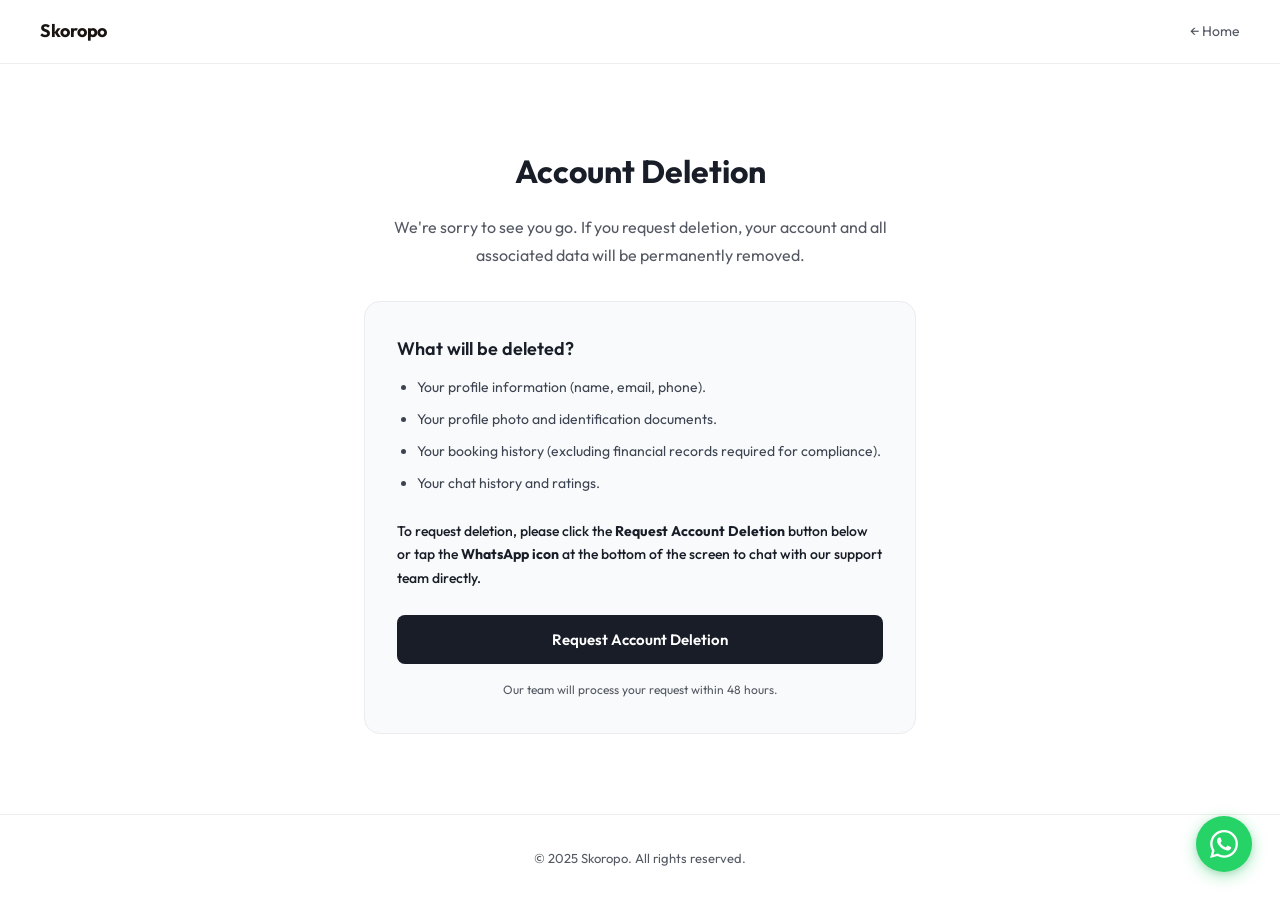
<file: delete-account.html>
<!DOCTYPE html>
<html lang="en">

<head>
    <meta charset="UTF-8">
    <meta name="viewport" content="width=device-width, initial-scale=1.0">
    <title>Delete Account — Skoropo</title>
    <meta name="description" content="Request the deletion of your Skoropo account and all associated personal data.">
    <link rel="preconnect" href="https://fonts.googleapis.com">
    <link rel="preconnect" href="https://fonts.gstatic.com" crossorigin>
    <link href="https://fonts.googleapis.com/css2?family=Inter:wght@400;500;600;700&display=swap" rel="stylesheet">
    <link rel="stylesheet" href="css/skoropo.css">
    <style>
        * {
            margin: 0;
            padding: 0;
            box-sizing: border-box;
        }

        body {
            font-family: 'Inter', sans-serif;
            background: #fff;
            color: #181D27;
            line-height: 1.7;
            display: flex;
            flex-direction: column;
            min-height: 100vh;
        }

        /* ── Nav ── */
        .da-nav {
            background: #fff;
            border-bottom: 1px solid #eee;
            padding: 0 40px;
            height: 64px;
            display: flex;
            align-items: center;
            justify-content: space-between;
        }

        .da-nav__logo {
            font-size: 18px;
            font-weight: 700;
            color: #1a1410;
            text-decoration: none;
            letter-spacing: -0.3px;
        }

        .da-nav__back {
            font-size: 14px;
            color: #535862;
            text-decoration: none;
        }

        /* ── Content ── */
        .da-wrap {
            max-width: 600px;
            margin: 80px auto;
            padding: 0 24px;
            text-align: center;
            flex: 1;
        }

        .da-wrap h1 {
            font-size: 32px;
            font-weight: 700;
            margin-bottom: 16px;
            color: #181D27;
        }

        .da-wrap p {
            font-size: 16px;
            color: #535862;
            margin-bottom: 32px;
        }

        .da-card {
            background: #f9fafb;
            border: 1px solid #eaecf0;
            border-radius: 16px;
            padding: 32px;
            text-align: left;
        }

        .da-card h2 {
            font-size: 18px;
            font-weight: 600;
            margin-bottom: 12px;
        }

        .da-card ul {
            padding-left: 20px;
            margin-bottom: 24px;
        }

        .da-card ul li {
            font-size: 14px;
            color: #3d4451;
            margin-bottom: 8px;
        }

        .da-btn {
            display: inline-block;
            background: #181D27;
            color: #fff;
            padding: 12px 24px;
            border-radius: 8px;
            text-decoration: none;
            font-weight: 600;
            font-size: 15px;
            transition: background 0.2s;
            width: 100%;
            text-align: center;
        }

        .da-btn:hover {
            background: #000;
        }

        .da-footer {
            text-align: center;
            padding: 32px 24px;
            font-size: 13px;
            color: #535862;
            border-top: 1px solid #eee;
        }

        @media (max-width: 600px) {
            .da-nav { padding: 0 20px; }
            .da-wrap { margin: 40px auto; }
        }
    </style>
</head>

<body>
    <nav class="da-nav">
        <a href="index.html" class="da-nav__logo">Skoropo</a>
        <a href="index.html" class="da-nav__back">← Home</a>
    </nav>

    <main class="da-wrap">
        <h1>Account Deletion</h1>
        <p>We're sorry to see you go. If you request deletion, your account and all associated data will be permanently removed.</p>

        <div class="da-card">
            <h2>What will be deleted?</h2>
            <ul>
                <li>Your profile information (name, email, phone).</li>
                <li>Your profile photo and identification documents.</li>
                <li>Your booking history (excluding financial records required for compliance).</li>
                <li>Your chat history and ratings.</li>
            </ul>

            <p style="font-size: 14px; margin-bottom: 24px; color: #181D27; font-weight: 500;">
                To request deletion, please click the <strong>Request Account Deletion</strong> button below or tap the <strong>WhatsApp icon</strong> at the bottom of the screen to chat with our support team directly.
            </p>

            <a href="mailto:support@skoropo.app?subject=Account Deletion Request&body=I would like to request the deletion of my Skoropo account and all associated data.%0D%0A%0D%0AMy registered email: [Your Email Here]%0D%0AMy registered phone: [Your Phone Here]" class="da-btn">
                Request Account Deletion
            </a>
            <p style="font-size: 12px; margin-top: 16px; margin-bottom: 0; text-align: center;">
                Our team will process your request within 48 hours.
            </p>
        </div>
    </main>

    <footer class="da-footer">
        &copy; 2025 Skoropo. All rights reserved.
    </footer>

    <!-- ── WhatsApp floating button ── -->
    <a class="sk-wa-btn" href="https://wa.me/27752237306" target="_blank" rel="noopener" aria-label="Chat with us on WhatsApp">
        <svg xmlns="http://www.w3.org/2000/svg" viewBox="0 0 24 24" width="28" height="28" fill="#fff"><path d="M17.472 14.382c-.297-.149-1.758-.867-2.03-.967-.273-.099-.471-.148-.67.15-.197.297-.767.966-.94 1.164-.173.199-.347.223-.644.075-.297-.15-1.255-.463-2.39-1.475-.883-.788-1.48-1.761-1.653-2.059-.173-.297-.018-.458.13-.606.134-.133.298-.347.446-.52.149-.174.198-.298.298-.497.099-.198.05-.371-.025-.52-.075-.149-.669-1.612-.916-2.207-.242-.579-.487-.5-.669-.51-.173-.008-.371-.01-.57-.01-.198 0-.52.074-.792.372-.272.297-1.04 1.016-1.04 2.479 0 1.462 1.065 2.875 1.213 3.074.149.198 2.096 3.2 5.077 4.487.709.306 1.262.489 1.694.625.712.227 1.36.195 1.871.118.571-.085 1.758-.719 2.006-1.413.248-.694.248-1.289.173-1.413-.074-.124-.272-.198-.57-.347m-5.421 7.403h-.004a9.87 9.87 0 0 1-5.031-1.378l-.361-.214-3.741.982.998-3.648-.235-.374a9.86 9.86 0 0 1-1.51-5.26c.001-5.45 4.436-9.884 9.888-9.884 2.64 0 5.122 1.03 6.988 2.898a9.825 9.825 0 0 1 2.893 6.994c-.003 5.45-4.437 9.884-9.885 9.884m8.413-18.297A11.815 11.815 0 0 0 12.05 0C5.495 0 .16 5.335.157 11.892c0 2.096.547 4.142 1.588 5.945L.057 24l6.305-1.654a11.882 11.882 0 0 0 5.683 1.448h.005c6.554 0 11.89-5.335 11.893-11.893a11.821 11.821 0 0 0-3.48-8.413z"/></svg>
    </a>
</body>

</html>
</file>
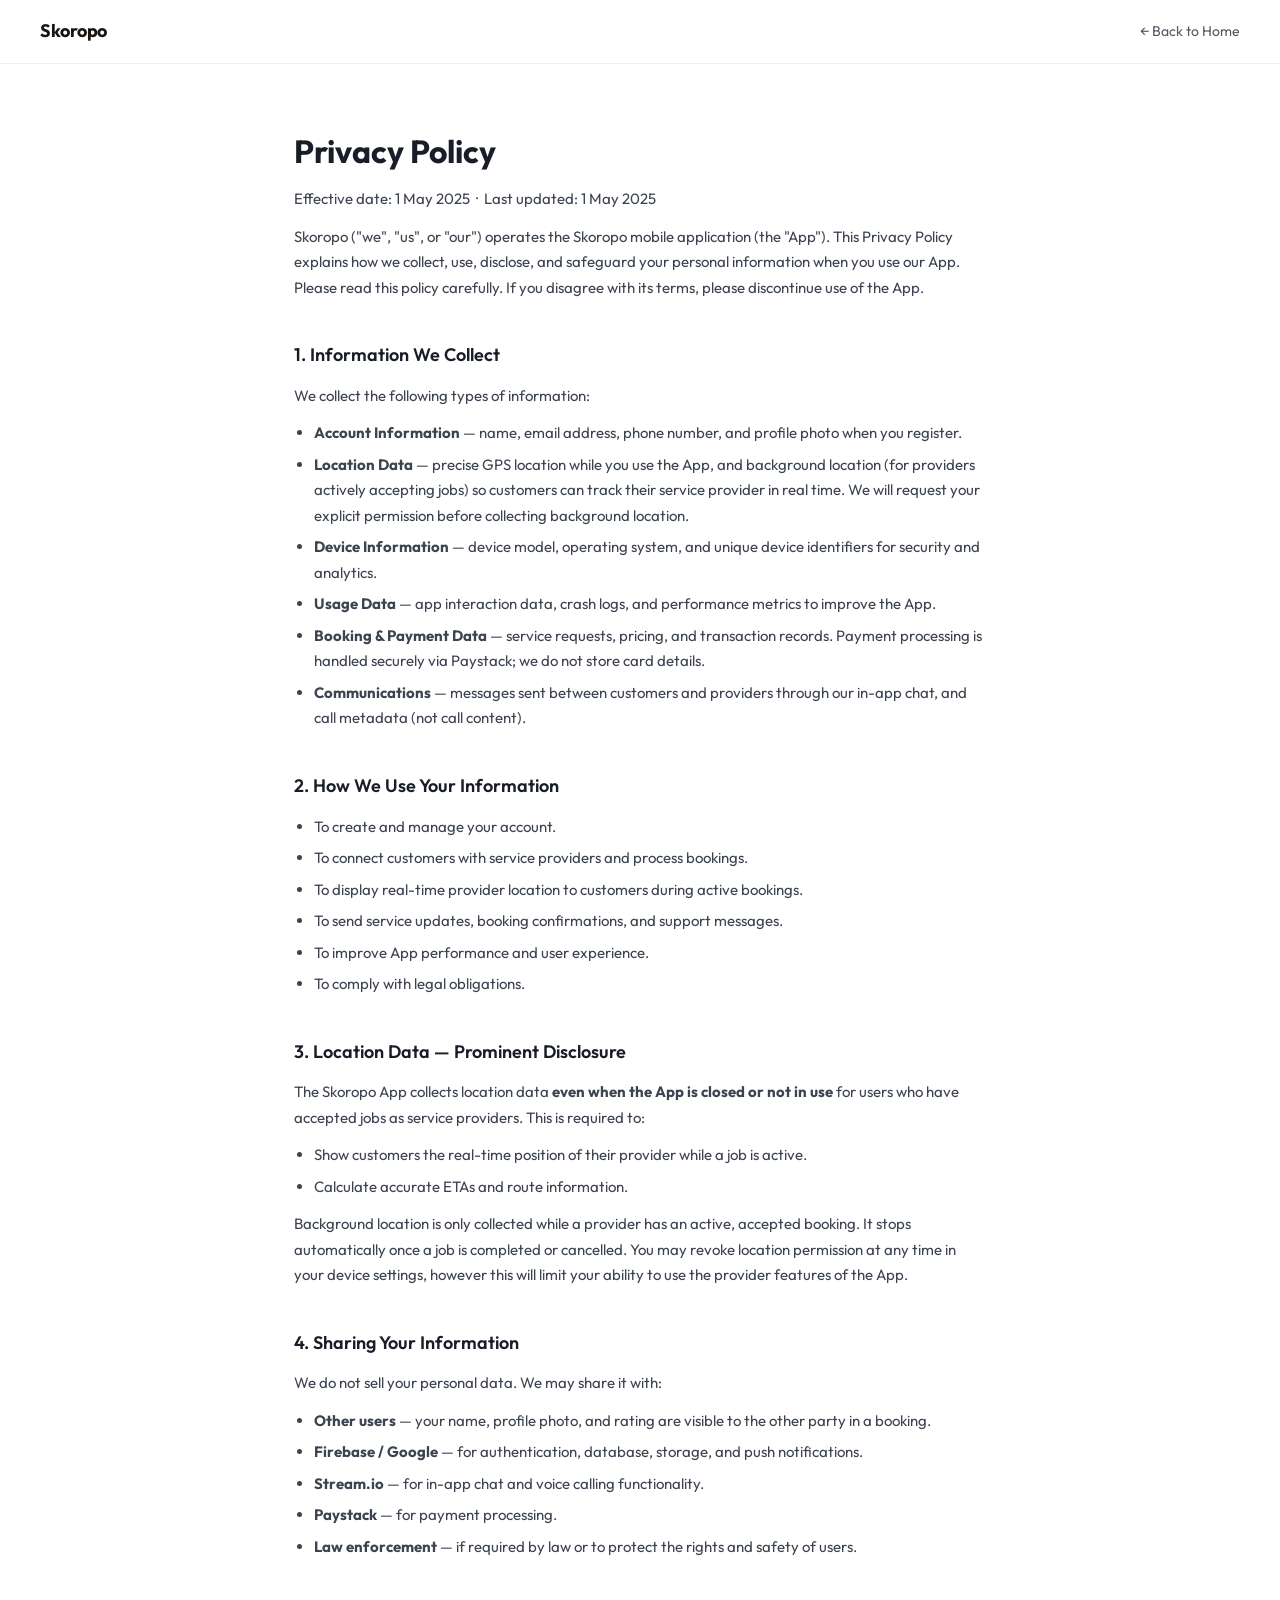
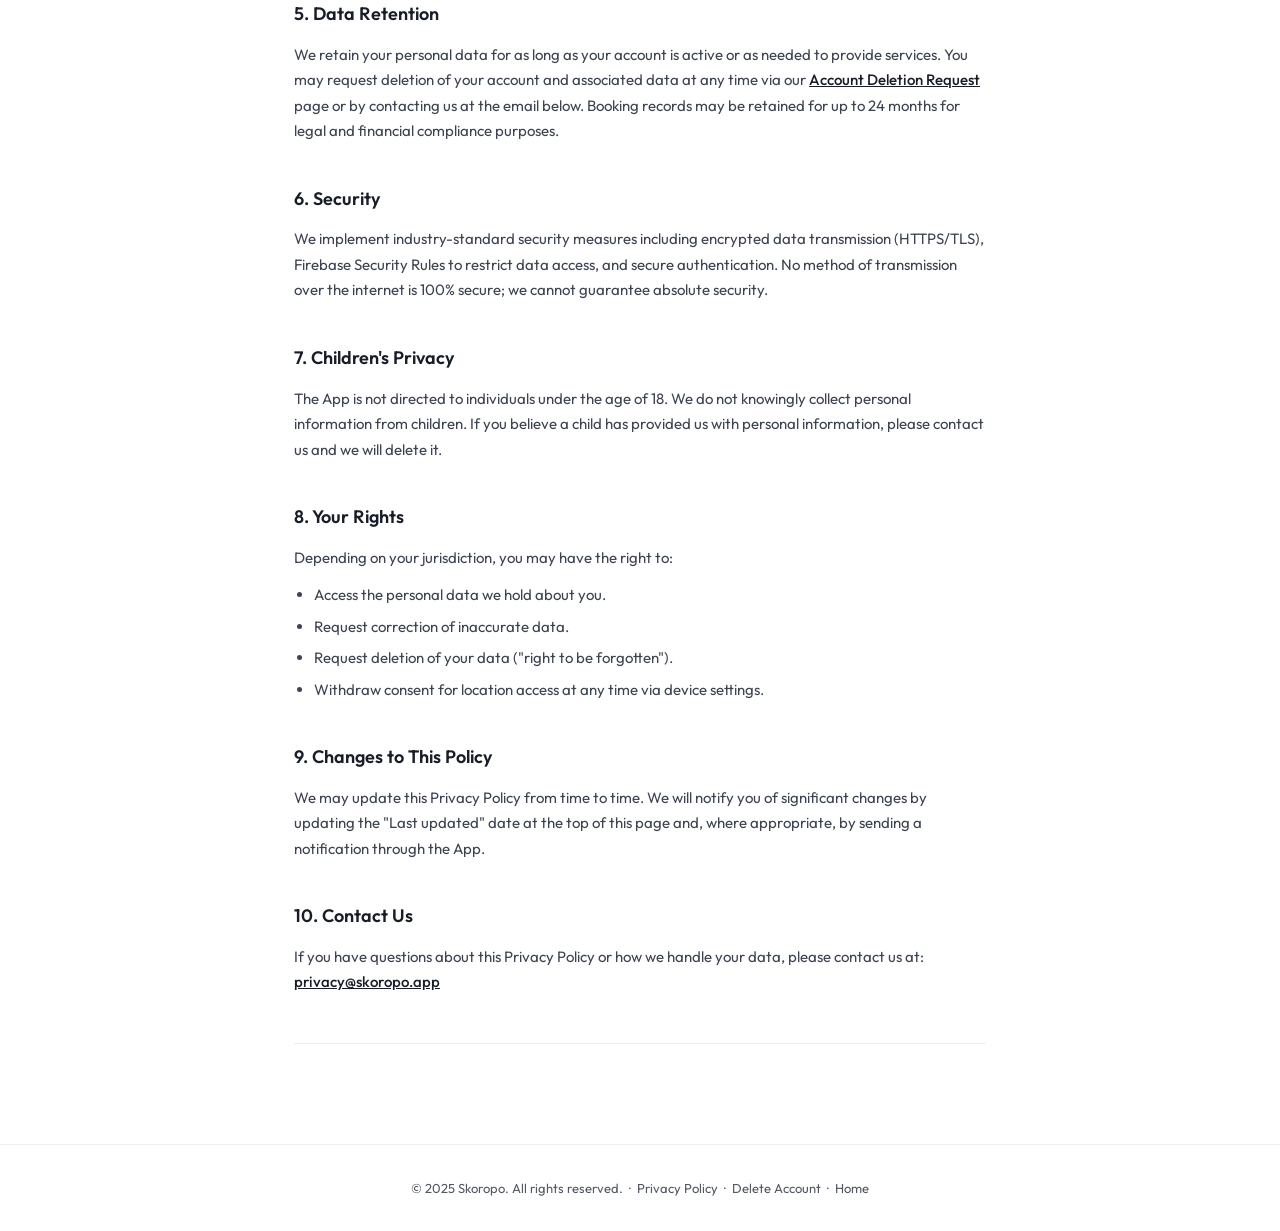
<file: privacy.html>
<!DOCTYPE html>
<html lang="en">

<head>
    <meta charset="UTF-8">
    <meta name="viewport" content="width=device-width, initial-scale=1.0">
    <title>Privacy Policy — Skoropo</title>
    <meta name="description" content="Skoropo Privacy Policy — how we collect, use, and protect your personal information.">
    <link rel="preconnect" href="https://fonts.googleapis.com">
    <link rel="preconnect" href="https://fonts.gstatic.com" crossorigin>
    <link href="https://fonts.googleapis.com/css2?family=Inter:wght@400;500;600;700&display=swap" rel="stylesheet">
    <link rel="stylesheet" href="css/skoropo.css">
    <style>
        * {
            margin: 0;
            padding: 0;
            box-sizing: border-box;
        }

        body {
            font-family: 'Inter', sans-serif;
            background: #fff;
            color: #181D27;
            line-height: 1.7;
        }

        /* ── Nav ── */
        .pp-nav {
            position: sticky;
            top: 0;
            z-index: 100;
            background: #fff;
            border-bottom: 1px solid #eee;
            padding: 0 40px;
            height: 64px;
            display: flex;
            align-items: center;
            justify-content: space-between;
        }

        .pp-nav__logo {
            font-size: 18px;
            font-weight: 700;
            color: #1a1410;
            text-decoration: none;
            letter-spacing: -0.3px;
        }

        .pp-nav__back {
            font-size: 14px;
            color: #535862;
            text-decoration: none;
            display: flex;
            align-items: center;
            gap: 6px;
            transition: color 0.2s;
        }

        .pp-nav__back:hover {
            color: #181D27;
        }

        /* ── Content ── */
        .pp-wrap {
            max-width: 740px;
            margin: 0 auto;
            padding: 60px 24px 100px;
        }

        .pp-wrap h1 {
            font-size: 32px;
            font-weight: 700;
            margin-bottom: 8px;
            color: #181D27;
        }

        .pp-meta {
            font-size: 14px;
            color: #535862;
            margin-bottom: 48px;
        }

        .pp-wrap h2 {
            font-size: 18px;
            font-weight: 600;
            margin: 40px 0 12px;
            color: #181D27;
        }

        .pp-wrap p,
        .pp-wrap li {
            font-size: 15px;
            color: #3d4451;
            margin-bottom: 12px;
        }

        .pp-wrap ul {
            padding-left: 20px;
            margin-bottom: 12px;
        }

        .pp-wrap ul li {
            margin-bottom: 6px;
        }

        .pp-wrap a {
            color: #181D27;
            font-weight: 500;
            text-decoration: underline;
        }

        .pp-divider {
            border: none;
            border-top: 1px solid #eee;
            margin: 48px 0 0;
        }

        /* ── Footer ── */
        .pp-footer {
            text-align: center;
            padding: 32px 24px;
            font-size: 13px;
            color: #535862;
            border-top: 1px solid #eee;
        }

        .pp-footer a {
            color: #535862;
            text-decoration: none;
        }

        .pp-footer a:hover {
            text-decoration: underline;
        }

        @media (max-width: 600px) {
            .pp-nav {
                padding: 0 20px;
            }

            .pp-wrap h1 {
                font-size: 26px;
            }
        }
    </style>
</head>

<body>

    <!-- Nav -->
    <nav class="pp-nav">
        <a href="index.html" class="pp-nav__logo">Skoropo</a>
        <a href="index.html" class="pp-nav__back">
            ← Back to Home
        </a>
    </nav>

    <!-- Content -->
    <main class="pp-wrap">
        <h1>Privacy Policy</h1>
        <p class="pp-meta">Effective date: 1 May 2025 &nbsp;·&nbsp; Last updated: 1 May 2025</p>

        <p>
            Skoropo ("we", "us", or "our") operates the Skoropo mobile application (the "App"). This Privacy Policy explains how we collect, use, disclose, and safeguard your personal information when you use our App. Please read this policy carefully. If you disagree with its terms, please discontinue use of the App.
        </p>

        <h2>1. Information We Collect</h2>
        <p>We collect the following types of information:</p>
        <ul>
            <li><strong>Account Information</strong> — name, email address, phone number, and profile photo when you register.</li>
            <li><strong>Location Data</strong> — precise GPS location while you use the App, and background location (for providers actively accepting jobs) so customers can track their service provider in real time. We will request your explicit permission before collecting background location.</li>
            <li><strong>Device Information</strong> — device model, operating system, and unique device identifiers for security and analytics.</li>
            <li><strong>Usage Data</strong> — app interaction data, crash logs, and performance metrics to improve the App.</li>
            <li><strong>Booking & Payment Data</strong> — service requests, pricing, and transaction records. Payment processing is handled securely via Paystack; we do not store card details.</li>
            <li><strong>Communications</strong> — messages sent between customers and providers through our in-app chat, and call metadata (not call content).</li>
        </ul>

        <h2>2. How We Use Your Information</h2>
        <ul>
            <li>To create and manage your account.</li>
            <li>To connect customers with service providers and process bookings.</li>
            <li>To display real-time provider location to customers during active bookings.</li>
            <li>To send service updates, booking confirmations, and support messages.</li>
            <li>To improve App performance and user experience.</li>
            <li>To comply with legal obligations.</li>
        </ul>

        <h2>3. Location Data — Prominent Disclosure</h2>
        <p>
            The Skoropo App collects location data <strong>even when the App is closed or not in use</strong> for users who have accepted jobs as service providers. This is required to:
        </p>
        <ul>
            <li>Show customers the real-time position of their provider while a job is active.</li>
            <li>Calculate accurate ETAs and route information.</li>
        </ul>
        <p>
            Background location is only collected while a provider has an active, accepted booking. It stops automatically once a job is completed or cancelled. You may revoke location permission at any time in your device settings, however this will limit your ability to use the provider features of the App.
        </p>

        <h2>4. Sharing Your Information</h2>
        <p>We do not sell your personal data. We may share it with:</p>
        <ul>
            <li><strong>Other users</strong> — your name, profile photo, and rating are visible to the other party in a booking.</li>
            <li><strong>Firebase / Google</strong> — for authentication, database, storage, and push notifications.</li>
            <li><strong>Stream.io</strong> — for in-app chat and voice calling functionality.</li>
            <li><strong>Paystack</strong> — for payment processing.</li>
            <li><strong>Law enforcement</strong> — if required by law or to protect the rights and safety of users.</li>
        </ul>

        <h2>5. Data Retention</h2>
        <p>
            We retain your personal data for as long as your account is active or as needed to provide services. You may request deletion of your account and associated data at any time via our <a href="delete-account.html">Account Deletion Request</a> page or by contacting us at the email below. Booking records may be retained for up to 24 months for legal and financial compliance purposes.
        </p>

        <h2>6. Security</h2>
        <p>
            We implement industry-standard security measures including encrypted data transmission (HTTPS/TLS), Firebase Security Rules to restrict data access, and secure authentication. No method of transmission over the internet is 100% secure; we cannot guarantee absolute security.
        </p>

        <h2>7. Children's Privacy</h2>
        <p>
            The App is not directed to individuals under the age of 18. We do not knowingly collect personal information from children. If you believe a child has provided us with personal information, please contact us and we will delete it.
        </p>

        <h2>8. Your Rights</h2>
        <p>Depending on your jurisdiction, you may have the right to:</p>
        <ul>
            <li>Access the personal data we hold about you.</li>
            <li>Request correction of inaccurate data.</li>
            <li>Request deletion of your data ("right to be forgotten").</li>
            <li>Withdraw consent for location access at any time via device settings.</li>
        </ul>

        <h2>9. Changes to This Policy</h2>
        <p>
            We may update this Privacy Policy from time to time. We will notify you of significant changes by updating the "Last updated" date at the top of this page and, where appropriate, by sending a notification through the App.
        </p>

        <h2>10. Contact Us</h2>
        <p>
            If you have questions about this Privacy Policy or how we handle your data, please contact us at:<br>
            <a href="mailto:privacy@skoropo.app">privacy@skoropo.app</a>
        </p>

        <hr class="pp-divider">
    </main>

    <footer class="pp-footer">
        &copy; 2025 Skoropo. All rights reserved. &nbsp;·&nbsp;
        <a href="privacy.html">Privacy Policy</a> &nbsp;·&nbsp;
        <a href="delete-account.html">Delete Account</a> &nbsp;·&nbsp;
        <a href="index.html">Home</a>
    </footer>

</body>

</html>
</file>
<file: css/skoropo.css>
/* ============================================================
   Skoropo — custom styles
   All Skoropo overrides live here. Never edit template files.
   ============================================================ */

@import url('https://fonts.googleapis.com/css2?family=Outfit:wght@300;400;500;600;700;800&display=swap');

/* ── Design tokens ── */
:root {
  --sk-orange:      #ff6b35;
  --sk-orange-deep: #e63e00;
  --sk-ink:         #1a1410;
  --sk-ink-mid:     #3d3530;
  --sk-ink-light:   #6b5f58;
  --sk-shadow-sm:   0 2px 8px rgba(230,62,0,.08), 0 1px 2px rgba(0,0,0,.04);
  --sk-shadow-md:   0 4px 20px rgba(230,62,0,.10), 0 2px 6px rgba(0,0,0,.06);
  --sk-transition:  220ms cubic-bezier(.4,0,.2,1);
}

/* ── Font ── */
* {
  font-family: 'Outfit', system-ui, -apple-system, sans-serif !important;
}

/* ── Button hover lift ── */
.elementor-button {
  transition: transform var(--sk-transition), box-shadow var(--sk-transition) !important;
}
.elementor-button:hover {
  transform: translateY(-2px) !important;
  box-shadow: var(--sk-shadow-md) !important;
}

/* ── Order feed card ── */
.sk-feed {
  background: #fff;
  border-radius: 22px;
  max-width: 330px;
  margin: 0 auto;
  box-shadow: 0 2px 4px rgba(0,0,0,.04), 0 8px 20px rgba(0,0,0,.07), 0 28px 60px rgba(0,0,0,.10);
  border: 1px solid rgba(0,0,0,.06);
  overflow: hidden;
  font-family: 'Outfit', system-ui, sans-serif !important;
}

.sk-feed__accent {
  height: 3px;
  background: linear-gradient(90deg, #e63e00, #ff6b35, #ff9500, #ffb347);
}

.sk-feed__inner {
  padding: 18px 18px 14px;
}

.sk-feed__provider {
  display: flex;
  align-items: center;
  gap: 10px;
  margin-bottom: 16px;
  padding-bottom: 14px;
  border-bottom: 1px solid rgba(0,0,0,.06);
}

.sk-feed__avatar {
  width: 38px;
  height: 38px;
  border-radius: 50%;
  background: linear-gradient(135deg, #ff6b35, #ff9500);
  display: flex;
  align-items: center;
  justify-content: center;
  font-weight: 700;
  font-size: 14px;
  color: #fff;
  flex-shrink: 0;
}

.sk-feed__name {
  font-weight: 600;
  font-size: 13px;
  color: #1a1410;
}

.sk-feed__meta {
  font-size: 11px;
  color: #6b5f58;
  display: flex;
  align-items: center;
  gap: 4px;
}

.sk-feed__meta i { font-size: 12px; color: var(--sk-orange); }

.sk-feed__eta {
  font-size: 11px;
  font-weight: 600;
  color: var(--sk-orange);
  background: #fff4f0;
  border-radius: 20px;
  padding: 3px 9px;
  white-space: nowrap;
  margin-left: auto;
}

.sk-feed__step {
  display: flex;
  align-items: center;
  gap: 12px;
  padding: 9px 0;
}

.sk-feed__step--pending {
  opacity: .45;
}

.sk-feed__icon {
  width: 34px;
  height: 34px;
  border-radius: 10px;
  display: flex;
  align-items: center;
  justify-content: center;
  flex-shrink: 0;
}

.sk-feed__icon--done {
  background: #d1fae5;
  color: #059669;
}

.sk-feed__icon--active {
  background: linear-gradient(135deg, #ff6b35, #ff9500);
  color: #fff;
  animation: sk-glow 2s ease-in-out infinite;
}

.sk-feed__icon--pending {
  background: #f3f4f6;
  color: #9ca3af;
}

.sk-feed__icon i { font-size: 18px; }

.sk-feed__label {
  font-size: 13px;
  font-weight: 600;
  color: #1a1410;
}

.sk-feed__sub {
  font-size: 11px;
  color: #6b5f58;
}

.sk-feed__sub--active {
  color: var(--sk-orange);
  font-weight: 500;
}

.sk-feed__pulse {
  width: 8px;
  height: 8px;
  border-radius: 50%;
  background: var(--sk-orange);
  animation: sk-pulse 1.4s ease-in-out infinite;
  margin-left: auto;
}

.sk-feed__footer {
  margin-top: 14px;
  padding-top: 12px;
  border-top: 1px solid rgba(0,0,0,.06);
  display: flex;
  justify-content: space-between;
  align-items: center;
}

.sk-feed__footer-stat {
  font-size: 11px;
  color: #6b5f58;
}

.sk-feed__footer-stat strong { color: #1a1410; }

.sk-feed__stars {
  font-size: 12px;
  color: #f59e0b;
  letter-spacing: 1px;
}

/* ── About — sticky scroll ── */
.sk-about-section {
  display: flex;
  align-items: flex-start;
  width: 100%;
  padding: 80px 0;
  gap: 72px;
}

/* sticky image pane */
.sk-about-sticky {
  position: sticky;
  top: 120px;
  flex: 0 0 50%;
  height: calc(100vh - 160px);
  max-height: 720px;
  min-height: 480px;
  border-radius: 22px;
  overflow: hidden;
  background: #f0ede8;
}

.sk-about-sticky__img {
  position: absolute;
  inset: 0;
  width: 100%;
  height: 100%;
  object-fit: contain;
  object-position: center;
  opacity: 0;
  transition: opacity 600ms cubic-bezier(.4,0,.2,1);
  will-change: opacity;
}

.sk-about-sticky__img.is-active {
  opacity: 1;
}

/* scrollable panels */
.sk-about-panels {
  flex: 1;
  min-width: 0;
}

.sk-about-panel {
  min-height: 65vh;
  display: flex;
  flex-direction: column;
  justify-content: center;
  padding: 56px 0;
  border-bottom: 1px solid rgba(0,0,0,.07);
}

.sk-about-panel:last-child {
  border-bottom: none;
}

.sk-about-panel__num {
  font-size: 11px;
  font-weight: 700;
  text-transform: uppercase;
  letter-spacing: 2px;
  color: var(--sk-orange);
  margin-bottom: 20px;
}

.sk-about-panel__icon {
  width: 48px;
  height: 48px;
  border-radius: 14px;
  background: #fff4f0;
  color: var(--sk-orange);
  display: flex;
  align-items: center;
  justify-content: center;
  margin-bottom: 22px;
  border: 1px solid rgba(255,107,53,.15);
}

.sk-about-panel__icon i { font-size: 24px; }

.sk-about-panel__title {
  font-size: clamp(22px, 2.4vw, 34px);
  font-weight: 700;
  color: #1a1410;
  line-height: 1.2;
  margin: 0 0 14px;
}

.sk-about-panel__body {
  font-size: 15px;
  color: #6b5f58;
  line-height: 1.8;
  max-width: 360px;
  margin: 0;
}

/* inline image — hidden on desktop, shown on mobile */
.sk-about-panel__img {
  display: none;
}

@media (max-width: 900px) {
  .sk-about-section  { flex-direction: column; gap: 0; padding: 40px 0; }

  /* hide sticky pane entirely on mobile */
  .sk-about-sticky   { display: none; }

  /* each panel shows its own image */
  .sk-about-panel    { min-height: auto; padding: 32px 0; border-bottom: 1px solid rgba(0,0,0,.07); }
  .sk-about-panel:last-child { border-bottom: none; }

  .sk-about-panel__img {
    display: block;
    width: 100%;
    height: auto;
    border-radius: 16px;
    overflow: hidden;
    margin-bottom: 24px;
  }

  .sk-about-panel__img img {
    width: 100%;
    height: auto;
    display: block;
  }
}

/* ── Hero float cards ── */
.sk-hcard {
  background: #ffffff;
  border-radius: 16px;
  border: 1px solid rgba(0,0,0,.07);
  box-shadow: 0 2px 4px rgba(0,0,0,.04), 0 8px 24px rgba(0,0,0,.08), 0 20px 48px rgba(0,0,0,.06);
  padding: 14px 16px;
  width: 100%;
}

/* Card 1 — provider matched */
.sk-hcard--match .sk-hcard__row {
  display: flex;
  align-items: center;
  gap: 10px;
}

.sk-hcard__icon {
  width: 36px;
  height: 36px;
  border-radius: 10px;
  display: flex;
  align-items: center;
  justify-content: center;
  flex-shrink: 0;
}

.sk-hcard__icon--green {
  background: #d1fae5;
  color: #059669;
}

.sk-hcard__icon i { font-size: 20px; }

.sk-hcard__text { flex: 1; min-width: 0; }

.sk-hcard__title {
  font-size: 13px;
  font-weight: 600;
  color: #1a1410;
  line-height: 1.3;
}

.sk-hcard__sub {
  font-size: 11px;
  color: #6b5f58;
  margin-top: 2px;
}

.sk-hcard__live {
  font-size: 10px;
  font-weight: 700;
  letter-spacing: .5px;
  text-transform: uppercase;
  color: var(--sk-orange);
  background: #fff4f0;
  border-radius: 20px;
  padding: 3px 8px;
  flex-shrink: 0;
  position: relative;
}

.sk-hcard__live::before {
  content: '';
  display: inline-block;
  width: 5px;
  height: 5px;
  border-radius: 50%;
  background: var(--sk-orange);
  margin-right: 4px;
  animation: sk-pulse 1.4s ease-in-out infinite;
  vertical-align: middle;
}

/* Card 2 — rating */
.sk-hcard--rating {
  display: flex;
  flex-direction: column;
  gap: 10px;
}

.sk-hcard__stars {
  display: flex;
  gap: 3px;
  color: #f59e0b;
}

.sk-hcard__stars i { font-size: 14px; }

.sk-hcard__ratingnum {
  font-size: 22px;
  font-weight: 700;
  color: #1a1410;
  line-height: 1;
}

.sk-hcard__ratingnum span {
  font-size: 12px;
  font-weight: 400;
  color: #6b5f58;
  margin-left: 4px;
}

.sk-hcard__divider {
  height: 1px;
  background: rgba(0,0,0,.07);
}

.sk-hcard__providers {
  display: flex;
  align-items: center;
  gap: 7px;
  font-size: 12px;
  color: #3d3530;
  font-weight: 500;
}

.sk-hcard__providers i {
  font-size: 16px;
  color: var(--sk-orange);
  flex-shrink: 0;
}

/* ── WhatsApp floating button ── */
.sk-wa-btn {
  position: fixed;
  bottom: 28px;
  right: 28px;
  z-index: 9999;
  width: 56px;
  height: 56px;
  border-radius: 50%;
  background: #25d366;
  display: flex;
  align-items: center;
  justify-content: center;
  box-shadow: 0 4px 16px rgba(37,211,102,.40), 0 2px 6px rgba(0,0,0,.12);
  transition: transform var(--sk-transition), box-shadow var(--sk-transition);
  text-decoration: none;
}
.sk-wa-btn:hover {
  transform: translateY(-3px) scale(1.05);
  box-shadow: 0 8px 28px rgba(37,211,102,.55), 0 4px 10px rgba(0,0,0,.14);
}
.sk-wa-btn svg { flex-shrink: 0; }

/* ── Animations ── */
@keyframes sk-glow {
  0%, 100% { box-shadow: 0 4px 16px rgba(255,107,53,.45); }
  50%       { box-shadow: 0 4px 26px rgba(255,107,53,.75); }
}

@keyframes sk-pulse {
  0%, 100% { opacity: 1;   transform: scale(1); }
  50%       { opacity: .5; transform: scale(.85); }
}
</file>
